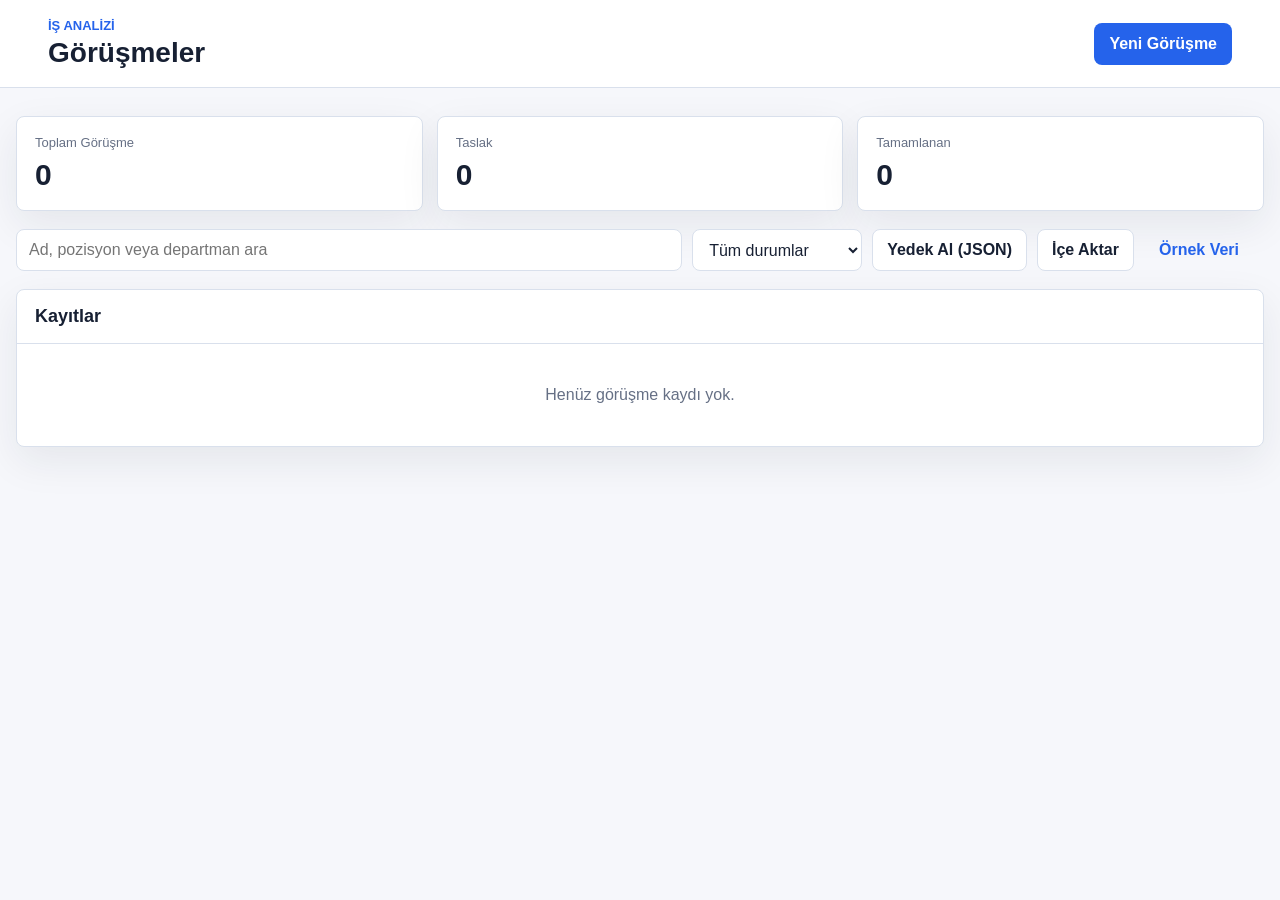
<file: index.html>
<!DOCTYPE html>
<html lang="tr">
<head>
    <meta charset="UTF-8">
    <meta name="viewport" content="width=device-width, initial-scale=1.0">
    <meta name="theme-color" content="#2563eb">
    <title>İş Analizi</title>
    <link rel="stylesheet" href="css/style.css?v=16">
</head>
<body>
    <div class="app-shell">
        <header class="topbar">
            <div>
                <p class="eyebrow">İş Analizi</p>
                <h1>Görüşmeler</h1>
            </div>
            <a class="button primary" href="form.html">Yeni Görüşme</a>
        </header>

        <main class="content">
            <section class="summary-grid" aria-label="Özet">
                <article class="metric">
                    <span class="metric-label">Toplam Görüşme</span>
                    <strong id="totalCount">0</strong>
                </article>
                <article class="metric">
                    <span class="metric-label">Taslak</span>
                    <strong id="draftCount">0</strong>
                </article>
                <article class="metric">
                    <span class="metric-label">Tamamlanan</span>
                    <strong id="doneCount">0</strong>
                </article>
            </section>

            <section class="toolbar" aria-label="Görüşme araçları">
                <input id="searchInput" class="input" type="search" placeholder="Ad, pozisyon veya departman ara">
                <select id="statusFilter" class="input">
                    <option value="tum">Tüm durumlar</option>
                    <option value="taslak">Taslak</option>
                    <option value="tamamlandi">Tamamlandı</option>
                </select>
                <button id="exportButton" class="button secondary" type="button" title="Tüm kayıtları tek JSON dosyasına yedekler">Yedek Al (JSON)</button>
                <label class="button secondary file-button">
                    İçe Aktar
                    <input id="importInput" type="file" accept="application/json,.json">
                </label>
                <button id="sampleButton" class="button ghost" type="button">Örnek Veri</button>
            </section>

            <p id="yedekDurumu" class="yedek-durumu hidden" role="status"></p>

            <section class="panel">
                <div class="panel-header">
                    <h2>Kayıtlar</h2>
                </div>
                <div id="emptyState" class="empty-state hidden">
                    Henüz görüşme kaydı yok.
                </div>
                <div id="analysisList" class="analysis-list"></div>
            </section>
        </main>
    </div>

    <div id="printRoot"></div>

    <script src="js/vendor/pizzip.min.js"></script>
    <script src="js/vendor/docxtemplater.js"></script>
    <script src="js/vendor/FileSaver.min.js"></script>
    <script src="js/questions.js?v=12"></script>
    <script src="js/storage.js?v=13"></script>
    <script src="js/word-export.js?v=14"></script>
    <script src="js/print.js?v=10"></script>
    <script src="js/app.js?v=6"></script>
</body>
</html>
</file>
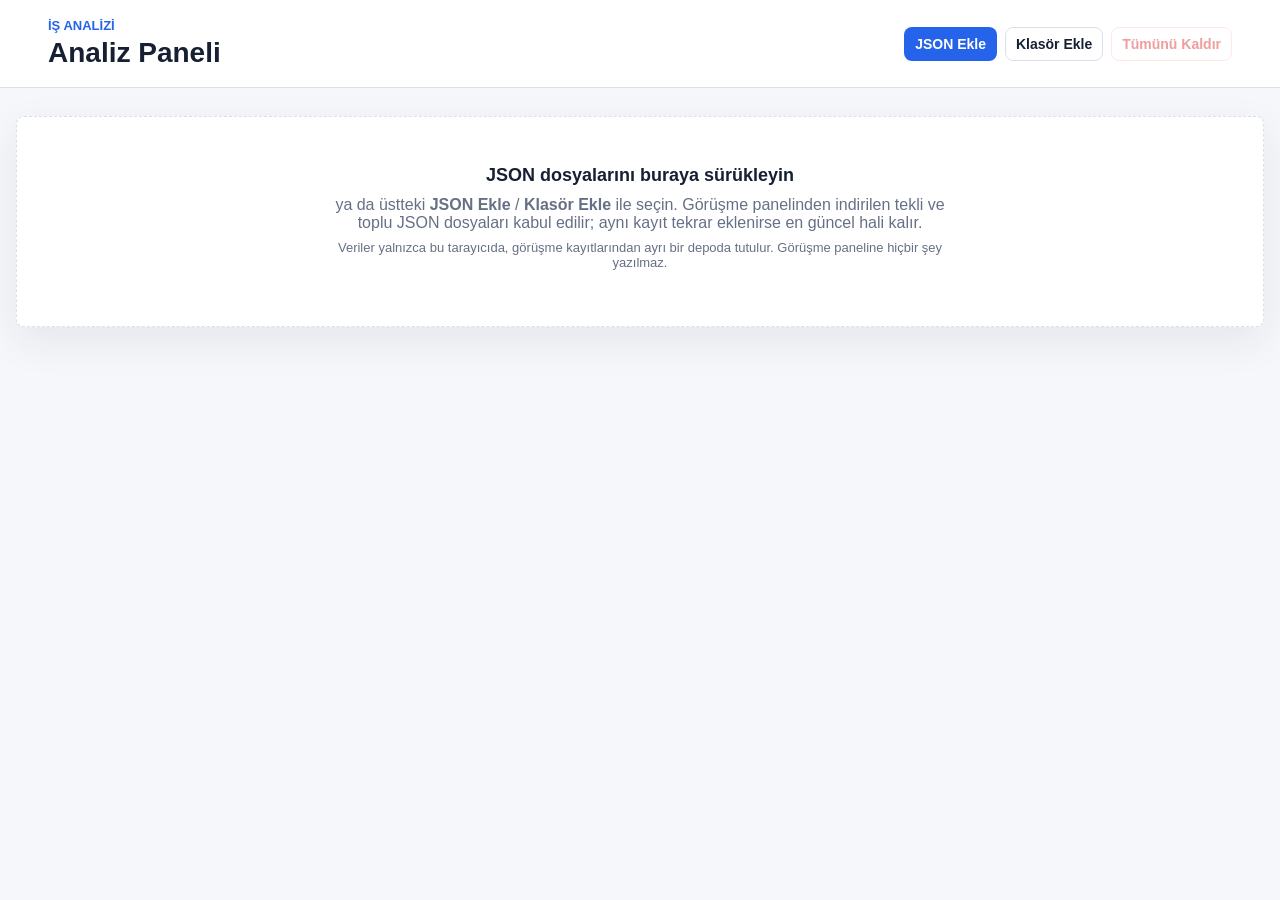
<file: admin.html>
<!DOCTYPE html>
<html lang="tr">
<head>
    <meta charset="UTF-8">
    <meta name="viewport" content="width=device-width, initial-scale=1.0">
    <meta name="theme-color" content="#2563eb">
    <title>Analiz Paneli</title>
    <link rel="stylesheet" href="css/style.css?v=16">
    <link rel="stylesheet" href="css/admin.css?v=4">
</head>
<body>
    <div class="app-shell">
        <header class="topbar">
            <div>
                <p class="eyebrow">İş Analizi</p>
                <h1>Analiz Paneli</h1>
            </div>
            <div class="topbar-islemler">
                <label class="button primary small file-button" title="Bir veya birden çok JSON dosyası seçin">
                    JSON Ekle
                    <input id="dosyaInput" type="file" accept="application/json,.json" multiple>
                </label>
                <label class="button secondary small file-button" title="Klasördeki tüm JSON dosyalarını ekler">
                    Klasör Ekle
                    <input id="klasorInput" type="file" webkitdirectory multiple>
                </label>
                <button id="temizleBtn" class="button danger small" type="button" disabled>Tümünü Kaldır</button>
            </div>
        </header>

        <main class="content">
            <p id="iceAktarMesaj" class="admin-mesaj hidden" role="status"></p>

            <section id="bosDurum" class="panel admin-bos">
                <h2>JSON dosyalarını buraya sürükleyin</h2>
                <p>ya da üstteki <strong>JSON Ekle</strong> / <strong>Klasör Ekle</strong> ile seçin. Görüşme panelinden indirilen
                    tekli ve toplu JSON dosyaları kabul edilir; aynı kayıt tekrar eklenirse en güncel hali kalır.</p>
                <p class="admin-not">Veriler yalnızca bu tarayıcıda, görüşme kayıtlarından ayrı bir depoda tutulur. Görüşme paneline hiçbir şey yazılmaz.</p>
            </section>

            <div id="panelIcerik" class="hidden">
                <section class="summary-grid admin-ozet" aria-label="Özet">
                    <article class="metric"><span class="metric-label">Kişi</span><strong id="ozetKisi">0</strong></article>
                    <article class="metric"><span class="metric-label">Departman</span><strong id="ozetDepartman">0</strong></article>
                    <article class="metric"><span class="metric-label">Görüşmeci</span><strong id="ozetGorusmeci">0</strong></article>
                    <article class="metric"><span class="metric-label">Ortalama doluluk</span><strong id="ozetDoluluk">-</strong></article>
                </section>

                <section class="panel admin-filtreler" aria-label="Filtreler">
                    <input id="aramaInput" class="input" type="search" placeholder="Tüm cevaplarda ara (ör. ERP, mutabakat)">
                    <div id="filtreSecimleri" class="admin-filtre-secimleri"></div>
                    <div class="admin-filtre-alt">
                        <span id="filtreSayac" class="admin-sayac"></span>
                        <div class="admin-filtre-islem">
                            <button id="excelBtn" class="button secondary small" type="button" title="Filtrelenen kişilerin tüm cevapları; tablolar ayrı sayfalarda">Excel dökümü (.xlsx)</button>
                            <button id="filtreTemizleBtn" class="button ghost small" type="button">Filtreleri temizle</button>
                        </div>
                    </div>
                </section>

                <div class="admin-sekmeler" role="tablist">
                    <button class="admin-sekme aktif" type="button" role="tab" data-sekme="kisiler" aria-selected="true">Kişiler</button>
                    <button class="admin-sekme" type="button" role="tab" data-sekme="soru" aria-selected="false">Soru Bazlı</button>
                    <button class="admin-sekme" type="button" role="tab" data-sekme="gorev" aria-selected="false">Görev Havuzu</button>
                    <button class="admin-sekme" type="button" role="tab" data-sekme="karsilastirma" aria-selected="false">Karşılaştırma</button>
                    <button class="admin-sekme" type="button" role="tab" data-sekme="rapor" aria-selected="false">Raporlama Ağacı</button>
                    <button class="admin-sekme" type="button" role="tab" data-sekme="surec" aria-selected="false">Süreç</button>
                    <button class="admin-sekme" type="button" role="tab" data-sekme="risk" aria-selected="false">Risk</button>
                    <button class="admin-sekme" type="button" role="tab" data-sekme="verim" aria-selected="false">Verimlilik</button>
                    <button class="admin-sekme" type="button" role="tab" data-sekme="tanim" aria-selected="false">Görev Tanımı</button>
                    <button class="admin-sekme" type="button" role="tab" data-sekme="kalite" aria-selected="false">Veri Kalitesi</button>
                </div>

                <section id="sekmeKisiler" class="panel" role="tabpanel" data-sekme-panel="kisiler">
                    <div class="panel-header">
                        <h2>Kişiler</h2>
                        <button id="kisiCsvBtn" class="button secondary small" type="button">CSV indir</button>
                    </div>
                    <div class="table-wrap admin-tablo-sar">
                        <table class="answer-table admin-tablo" id="kisiTablo"></table>
                    </div>
                </section>

                <section id="sekmeSoru" class="panel hidden" role="tabpanel" data-sekme-panel="soru">
                    <div class="panel-header admin-soru-baslik">
                        <select id="soruSecim" class="input" aria-label="Soru seçin"></select>
                        <label class="check-item admin-bos-gizle"><input id="bosGizle" type="checkbox" checked><span>Boş cevapları gizle</span></label>
                        <button id="soruCsvBtn" class="button secondary small" type="button">CSV indir</button>
                    </div>
                    <div id="soruIcerik" class="admin-soru-icerik"></div>
                </section>

                <section class="panel hidden" role="tabpanel" data-sekme-panel="gorev">
                    <div class="panel-header admin-soru-baslik">
                        <input id="gorevAra" class="input" type="search" placeholder="Görevlerde ara" aria-label="Görevlerde ara">
                        <label class="check-item admin-bos-gizle"><input id="gorevGrupla" type="checkbox" checked><span>Benzer görevleri birleştir</span></label>
                        <button id="gorevCsvBtn" class="button secondary small" type="button">CSV indir</button>
                    </div>
                    <div id="gorevIcerik" class="admin-soru-icerik"></div>
                </section>

                <section class="panel hidden" role="tabpanel" data-sekme-panel="karsilastirma">
                    <div class="panel-header admin-soru-baslik">
                        <label class="admin-filtre admin-grup-sec"><span>Gruplama</span>
                            <select id="grupAlan" class="input">
                                <option value="departman">Departman</option>
                                <option value="bolum">Bölüm</option>
                                <option value="unvan_pozisyon">Ünvan</option>
                                <option value="gorusmeci">Görüşmeci</option>
                                <option value="vardiya">Vardiya</option>
                            </select>
                        </label>
                        <button id="karsilastirmaCsvBtn" class="button secondary small" type="button">CSV indir</button>
                    </div>
                    <div id="karsilastirmaIcerik" class="admin-soru-icerik"></div>
                </section>

                <section class="panel hidden" role="tabpanel" data-sekme-panel="rapor">
                    <div class="panel-header">
                        <h2>Raporlama ağacı</h2>
                        <p class="admin-not">Üst amir cevaplarından kurulur. Kaydı olmayan amirler soluk gösterilir; kesikli çizgi formdaki "ayrıca raporladığı kişiler"dir.</p>
                    </div>
                    <div id="raporIcerik" class="admin-soru-icerik"></div>
                </section>

                <section class="panel hidden" role="tabpanel" data-sekme-panel="surec">
                    <div class="panel-header admin-soru-baslik">
                        <div class="admin-cipler" data-alt-cipler="surec"></div>
                        <button class="button secondary small" type="button" data-analiz-csv="surec">CSV indir</button>
                    </div>
                    <div class="admin-soru-icerik" data-analiz-icerik="surec"></div>
                </section>

                <section class="panel hidden" role="tabpanel" data-sekme-panel="risk">
                    <div class="panel-header admin-soru-baslik">
                        <div class="admin-cipler" data-alt-cipler="risk"></div>
                        <button class="button secondary small" type="button" data-analiz-csv="risk">CSV indir</button>
                    </div>
                    <div class="admin-soru-icerik" data-analiz-icerik="risk"></div>
                </section>

                <section class="panel hidden" role="tabpanel" data-sekme-panel="verim">
                    <div class="panel-header admin-soru-baslik">
                        <div class="admin-cipler" data-alt-cipler="verim"></div>
                        <button class="button secondary small" type="button" data-analiz-csv="verim">CSV indir</button>
                    </div>
                    <div class="admin-soru-icerik" data-analiz-icerik="verim"></div>
                </section>

                <section class="panel hidden" role="tabpanel" data-sekme-panel="tanim">
                    <div class="panel-header admin-soru-baslik">
                        <div class="admin-cipler" data-alt-cipler="tanim"></div>
                        <button class="button secondary small" type="button" data-analiz-csv="tanim">CSV indir</button>
                    </div>
                    <div class="admin-soru-icerik" data-analiz-icerik="tanim"></div>
                </section>

                <section class="panel hidden" role="tabpanel" data-sekme-panel="kalite">
                    <div class="panel-header">
                        <h2>Veri kalitesi</h2>
                        <p class="admin-not">Analizden önce düzeltilmesi gereken kayıtlar. Bir türe tıklayarak yalnızca o sorunu taşıyan kişileri gösterin.</p>
                    </div>
                    <div id="kaliteIcerik" class="admin-soru-icerik"></div>
                </section>
            </div>
        </main>
    </div>

    <div id="detayModal" class="admin-modal hidden" role="dialog" aria-modal="true" aria-labelledby="detayBaslik">
        <div class="admin-modal-kutu">
            <div class="admin-modal-ust">
                <div>
                    <h2 id="detayBaslik"></h2>
                    <p id="detayAlt" class="admin-not"></p>
                </div>
                <div class="admin-modal-islem">
                    <button id="detayWordBtn" class="button secondary small" type="button">Word indir</button>
                    <button id="detayKaldirBtn" class="button danger small" type="button">Panelden kaldır</button>
                    <button id="detayKapatBtn" class="button ghost small" type="button" aria-label="Kapat">✕</button>
                </div>
            </div>
            <div id="detayIcerik" class="admin-detay"></div>
        </div>
    </div>

    <div id="suruklemeKatman" class="admin-surukle hidden">JSON dosyalarını bırakın</div>

    <script src="js/vendor/pizzip.min.js"></script>
    <script src="js/vendor/docxtemplater.js"></script>
    <script src="js/vendor/FileSaver.min.js"></script>
    <script src="js/questions.js?v=12"></script>
    <script src="js/storage.js?v=13"></script>
    <script src="js/word-export.js?v=14"></script>
    <script src="js/admin.js?v=7"></script>
</body>
</html>
</file>
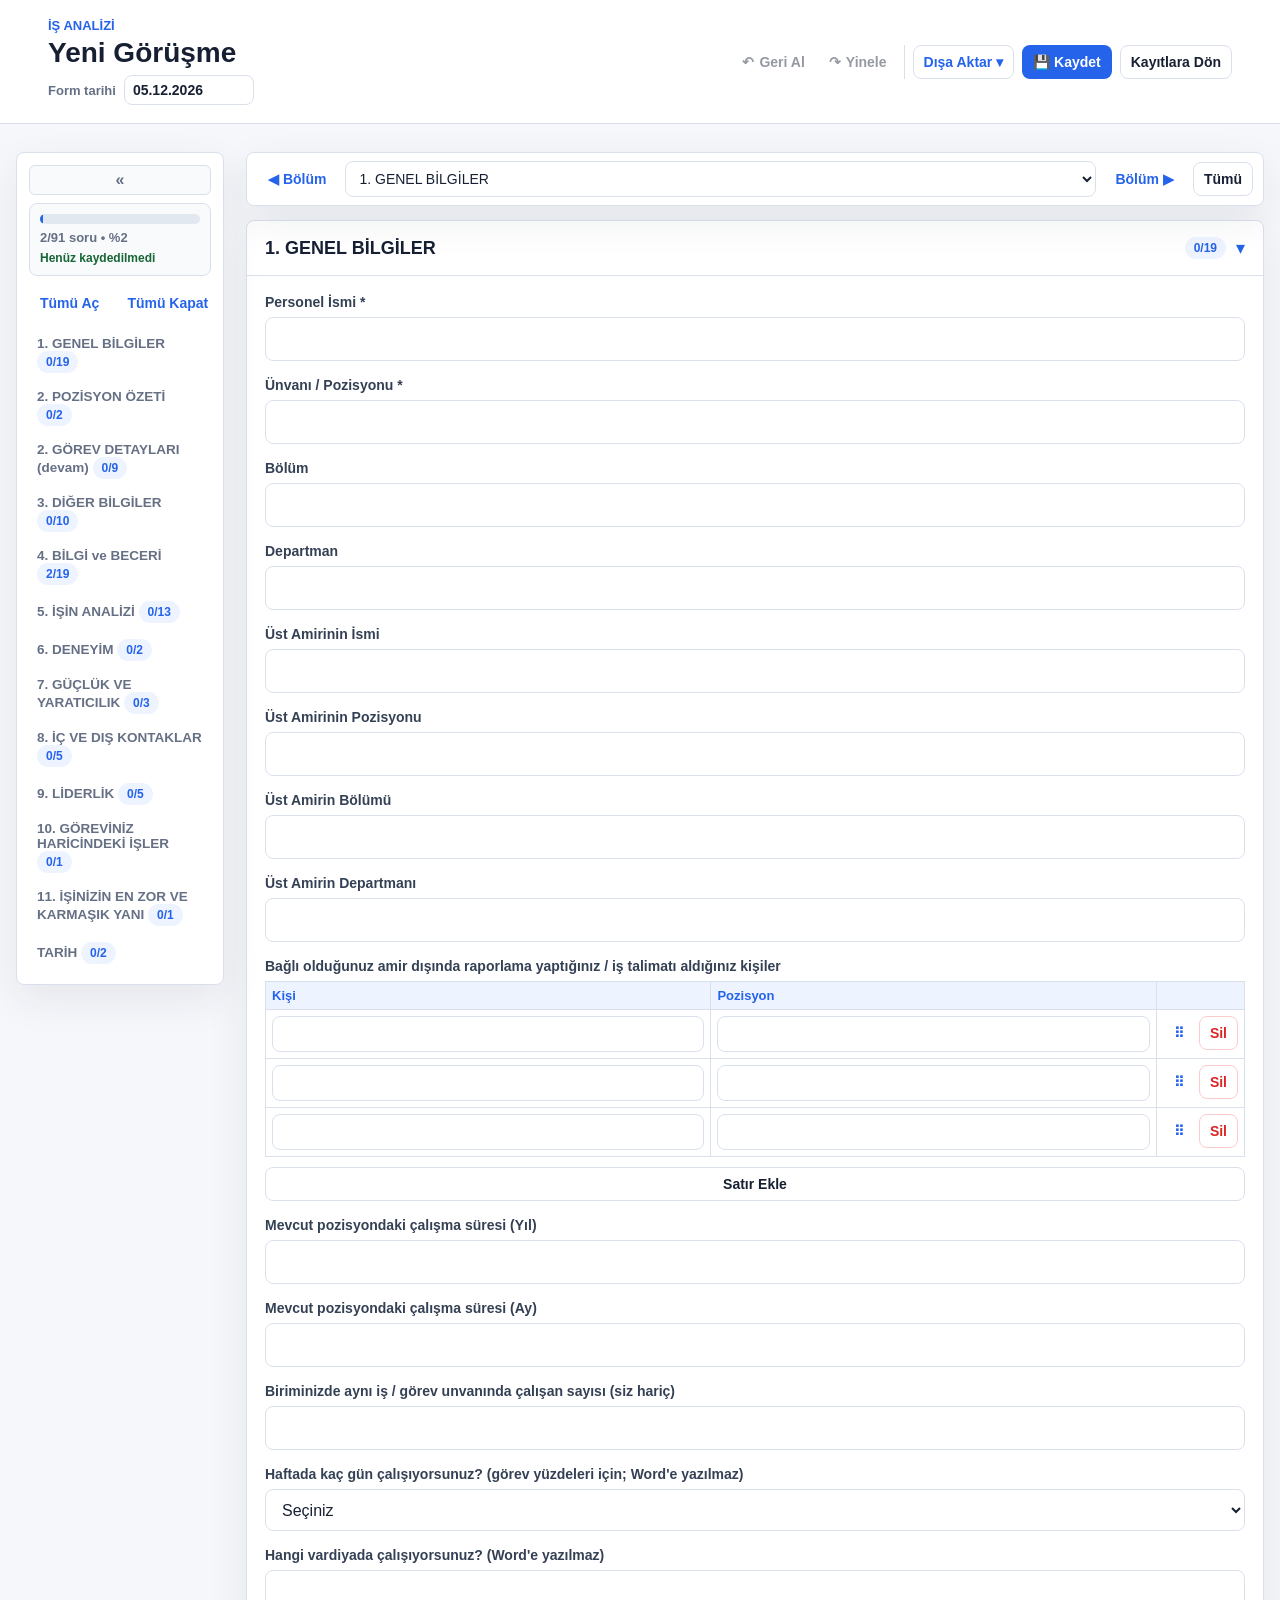
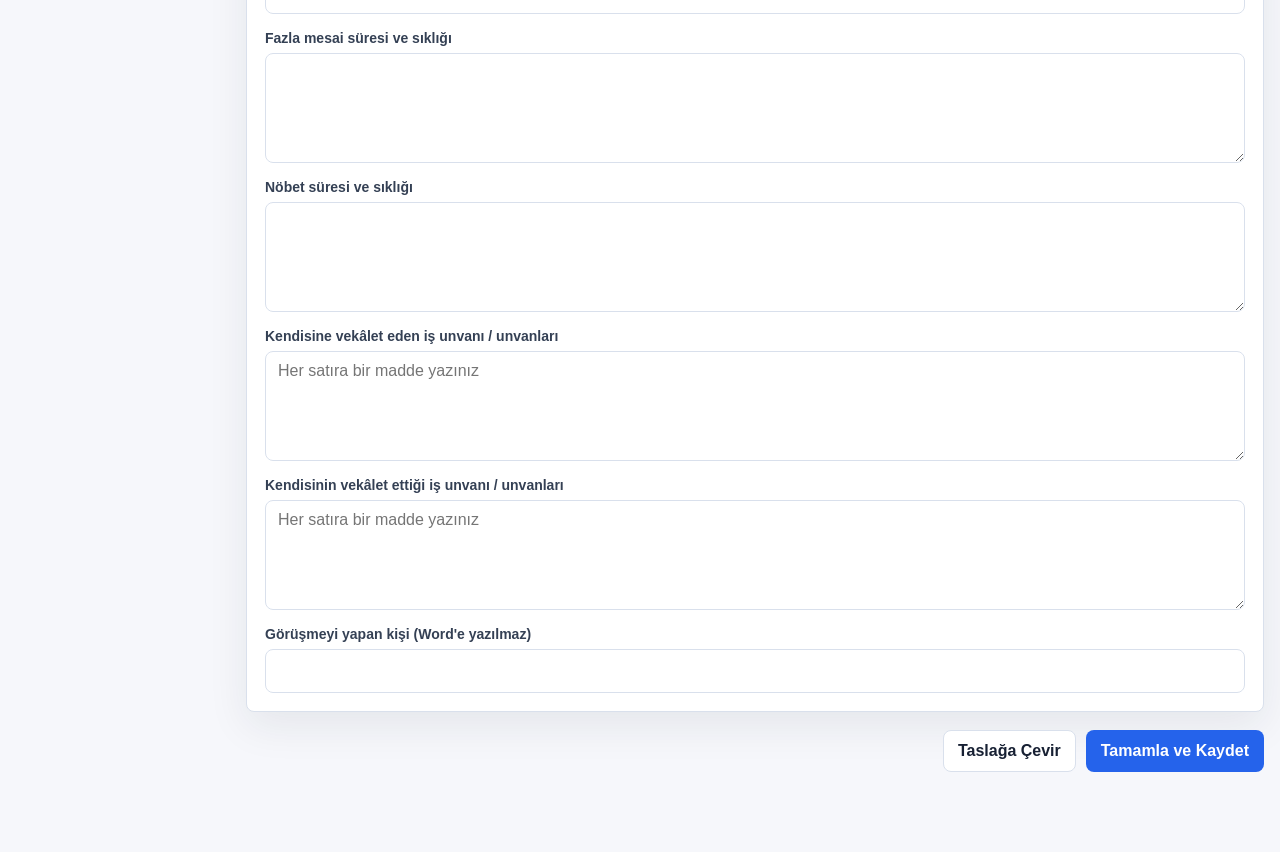
<file: form.html>
<!DOCTYPE html>
<html lang="tr">
<head>
    <meta charset="UTF-8">
    <meta name="viewport" content="width=device-width, initial-scale=1.0">
    <meta name="theme-color" content="#2563eb">
    <title>İş Analizi Formu</title>
    <link rel="stylesheet" href="css/style.css?v=16">
    <link rel="stylesheet" href="css/flatpickr.min.css?v=4">
</head>
<body>
    <div class="app-shell">
        <header class="topbar">
            <div class="topbar-baslik">
                <p class="eyebrow">İş Analizi</p>
                <h1 id="pageTitle">Yeni Görüşme</h1>
                <!-- form="analysisForm": alan üst barda durur ama formun parçasıdır (form.elements.form_tarihi) -->
                <label class="form-tarihi-alani">
                    <span>Form tarihi</span>
                    <input class="input" name="form_tarihi" type="date" form="analysisForm" required>
                </label>
            </div>
            <div class="topbar-islemler">
                <div class="gecmis-grup" role="group" aria-label="Geçmiş">
                    <button class="button ghost small" type="button" id="geriAlBtn" title="Geri alınacak işlem yok" disabled><span aria-hidden="true">↶</span><span class="buton-yazi">Geri Al</span></button>
                    <button class="button ghost small" type="button" id="ileriAlBtn" title="İleri alınacak işlem yok" disabled><span aria-hidden="true">↷</span><span class="buton-yazi">Yinele</span></button>
                </div>
                <details class="aktar-menu" id="aktarMenu">
                    <summary class="button ghost small">Dışa Aktar ▾</summary>
                    <div class="aktar-menu-liste" role="menu">
                        <button type="button" role="menuitem" id="wordExportButton">Word (.docx)</button>
                        <button type="button" role="menuitem" id="pdfExportButton">PDF / Yazdır</button>
                        <button type="button" role="menuitem" id="jsonExportButton" title="Kaydedip JSON yedeği olarak indir">JSON yedeği</button>
                    </div>
                </details>
                <button class="button primary small" type="button" id="hizliKaydetBtn" title="O ana kadar yapılan değişiklikleri hemen kaydet (otomatik kayıt da açık)">💾 Kaydet</button>
                <a class="button secondary small" href="index.html">Kayıtlara Dön</a>
            </div>
        </header>

        <main class="content form-layout">
            <aside class="section-nav" aria-label="Form bölümleri">
                <button type="button" id="navKatlaBtn" class="nav-katla" aria-expanded="true" title="Sol barı topla">«</button>
                <div class="progress-wrap" aria-label="Form ilerlemesi">
                    <div class="progress-bar"><div id="progressFill"></div></div>
                    <span id="progressText">0/0 soru</span>
                    <span id="kayitDurumu" class="save-state"></span>
                </div>
                <div id="sectionNav"></div>
            </aside>

            <form id="analysisForm" class="form-panel" novalidate>
                <div id="questionSections"></div>

                <div class="form-actions">
                    <button class="button secondary" type="button" id="saveDraftButton" hidden title="Tamamlanmış kaydı yeniden taslak yapar">Taslağa Çevir</button>
                    <button class="button primary" type="submit">Tamamla ve Kaydet</button>
                </div>
            </form>
        </main>
    </div>

    <div id="printRoot"></div>

    <datalist id="siklikOnerileri">
        <option value="Günlük"></option>
        <option value="Haftalık"></option>
        <option value="Aylık"></option>
        <option value="Yıllık"></option>
        <option value="X"></option>
    </datalist>


    <script src="js/vendor/pizzip.min.js"></script>
    <script src="js/vendor/docxtemplater.js"></script>
    <script src="js/vendor/FileSaver.min.js"></script>
    <script src="js/vendor/flatpickr.min.js"></script>
    <script src="js/vendor/flatpickr.tr.js"></script>
    <script src="js/questions.js?v=12"></script>
    <script src="js/storage.js?v=13"></script>
    <script src="js/word-export.js?v=14"></script>
    <script src="js/print.js?v=10"></script>
    <script src="js/form.js?v=16"></script>
    <script src="js/gecmis.js?v=1"></script>
    <script>
        // Türkçe takvim: görünen alan GG.AA.YYYY, saklanan değer ISO (mevcut mantık değişmez)
        // Baştaki form tarihi + sondaki imza tarihi ikisi de takvimden seçilir.
        if (window.flatpickr) {
            flatpickr.localize(flatpickr.l10ns.tr);
            flatpickr('input[name="form_tarihi"], input[name="cevap_imza_tarih"]', {
                locale: "tr",
                dateFormat: "Y-m-d",
                altInput: true,
                altFormat: "d.m.Y",
                disableMobile: true,
                allowInput: true
            });
        }
    </script>
</body>
</html>
</file>
<file: css/style.css>
:root {
    color-scheme: light;
    --bg: #f6f7fb;
    --surface: #ffffff;
    --text: #172033;
    --muted: #667085;
    --line: #d9e0ec;
    --primary: #2563eb;
    --primary-dark: #1d4ed8;
    --success-bg: #dcfce7;
    --success-text: #166534;
    --draft-bg: #fff7ed;
    --draft-text: #9a3412;
    --danger: #dc2626;
    --shadow: 0 14px 40px rgba(23, 32, 51, 0.08);
}

* {
    box-sizing: border-box;
}

body {
    margin: 0;
    min-height: 100vh;
    background: var(--bg);
    color: var(--text);
    font-family: Inter, Segoe UI, Arial, sans-serif;
}

a {
    color: inherit;
    text-decoration: none;
}

.app-shell {
    min-height: 100vh;
}

.topbar {
    position: sticky;
    top: 0;
    z-index: 5;
    display: flex;
    align-items: center;
    justify-content: space-between;
    gap: 16px;
    min-height: 88px;
    padding: 18px clamp(18px, 4vw, 48px);
    background: rgba(255, 255, 255, 0.92);
    border-bottom: 1px solid var(--line);
    backdrop-filter: blur(14px);
}

.eyebrow {
    margin: 0 0 4px;
    color: var(--primary);
    font-size: 13px;
    font-weight: 700;
    text-transform: uppercase;
}

h1,
h2,
h3,
p {
    margin-top: 0;
}

h1 {
    margin-bottom: 0;
    font-size: 28px;
}

h2 {
    margin-bottom: 0;
    font-size: 18px;
}

.content {
    width: min(1600px, calc(100% - 32px));
    margin: 28px auto 56px;
}

/* Form sayfası tam genişliği daha etkili kullanır */
.content.form-layout {
    width: min(1720px, calc(100% - 32px));
}

.summary-grid {
    display: grid;
    grid-template-columns: repeat(3, minmax(0, 1fr));
    gap: 14px;
    margin-bottom: 18px;
}

.metric,
.panel {
    background: var(--surface);
    border: 1px solid var(--line);
    border-radius: 8px;
    box-shadow: var(--shadow);
}

.metric {
    padding: 18px;
}

.metric-label {
    display: block;
    color: var(--muted);
    font-size: 13px;
}

.metric strong {
    display: block;
    margin-top: 8px;
    font-size: 30px;
}

.toolbar {
    display: grid;
    grid-template-columns: minmax(220px, 1fr) 170px auto auto auto auto;
    gap: 10px;
    margin-bottom: 18px;
}

.input {
    width: 100%;
    min-height: 42px;
    padding: 10px 12px;
    border: 1px solid var(--line);
    border-radius: 8px;
    background: #fff;
    color: var(--text);
    font: inherit;
}

.input:focus {
    border-color: var(--primary);
    outline: 3px solid rgba(37, 99, 235, 0.14);
}

.textarea {
    min-height: 110px;
    resize: vertical;
}

/* Tek satır görünümlü ama içerikle büyüyen alan (yükseklik JS ile ayarlanır) */
textarea.input.tek-satir {
    min-height: 42px;
    line-height: 1.5;
    resize: none;
    overflow: hidden;
}

.button {
    display: inline-flex;
    align-items: center;
    justify-content: center;
    gap: 8px;
    min-height: 42px;
    padding: 10px 14px;
    border: 1px solid transparent;
    border-radius: 8px;
    cursor: pointer;
    font: inherit;
    font-weight: 700;
    white-space: nowrap;
}

.button.primary {
    background: var(--primary);
    color: #fff;
}

.button.primary:hover {
    background: var(--primary-dark);
}

.button.secondary {
    background: #fff;
    border-color: var(--line);
    color: var(--text);
}

.button.ghost {
    background: transparent;
    color: var(--primary);
}

.button.danger {
    background: #fff;
    border-color: #fecaca;
    color: var(--danger);
}

.button:disabled {
    opacity: 0.45;
    cursor: not-allowed;
}

.button.small {
    min-height: 34px;
    padding: 7px 10px;
    font-size: 14px;
}

.file-button input {
    display: none;
}

.panel {
    overflow: hidden;
}

.panel-header {
    padding: 16px 18px;
    border-bottom: 1px solid var(--line);
}

.analysis-list {
    display: grid;
}

.analysis-item {
    display: flex;
    align-items: center;
    justify-content: space-between;
    gap: 18px;
    padding: 18px;
    border-bottom: 1px solid var(--line);
}

.analysis-item:last-child {
    border-bottom: 0;
}

.item-main h3 {
    margin: 8px 0 5px;
    font-size: 18px;
}

.item-main p {
    margin-bottom: 5px;
    color: var(--muted);
}

.item-main small {
    color: var(--muted);
}

.item-actions {
    display: flex;
    gap: 8px;
}

.status {
    display: inline-flex;
    align-items: center;
    min-height: 24px;
    padding: 3px 9px;
    border-radius: 999px;
    font-size: 12px;
    font-weight: 800;
}

.status.done {
    background: var(--success-bg);
    color: var(--success-text);
}

.status.draft {
    background: var(--draft-bg);
    color: var(--draft-text);
}

.empty-state {
    padding: 42px 18px;
    color: var(--muted);
    text-align: center;
}

.hidden {
    display: none;
}

.form-layout {
    display: grid;
    grid-template-columns: 208px minmax(0, 1fr);
    gap: 22px;
    align-items: start;
    transition: grid-template-columns 0.2s ease;
}

/* Sol bar açılır/kapanır (sola doğru): kapalıyken yalnız düğmeli kenar şeridi kalır */
.form-layout.nav-kapali {
    grid-template-columns: 44px minmax(0, 1fr);
}

.nav-katla {
    display: block;
    width: 100%;
    margin: 0 0 8px;
    padding: 6px 0;
    border: 1px solid var(--line);
    border-radius: 6px;
    background: #f8fafc;
    color: var(--muted);
    font-size: 16px;
    font-weight: 800;
    line-height: 1;
    cursor: pointer;
}

.nav-katla:hover {
    background: #eef4ff;
    color: var(--primary);
}

.form-layout.nav-kapali .section-nav {
    padding: 8px 4px;
}

.form-layout.nav-kapali .progress-wrap,
.form-layout.nav-kapali #sectionNav {
    display: none;
}

.form-layout.nav-kapali .nav-katla {
    margin: 0;
}

.section-nav {
    position: sticky;
    top: 112px;
    padding: 12px;
    background: var(--surface);
    border: 1px solid var(--line);
    border-radius: 8px;
    box-shadow: var(--shadow);
}

.section-nav a {
    display: block;
    padding: 8px;
    border-radius: 6px;
    color: var(--muted);
    font-size: 13.5px;
    font-weight: 700;
}

.section-nav a:hover {
    background: #eef4ff;
    color: var(--primary);
}

.form-panel {
    display: grid;
    gap: 18px;
}

.form-grid {
    display: grid;
    grid-template-columns: repeat(2, minmax(0, 1fr));
    gap: 14px;
    padding: 18px;
}

.question-stack {
    display: grid;
    gap: 16px;
    padding: 18px;
}

.field {
    display: grid;
    gap: 7px;
}

.field span {
    color: #344054;
    font-size: 14px;
    font-weight: 750;
}

.form-actions {
    display: flex;
    justify-content: flex-end;
    gap: 10px;
    padding-bottom: 24px;
}

.check-list {
    display: grid;
    gap: 8px;
}

.check-item {
    display: flex;
    align-items: center;
    gap: 10px;
    padding: 9px 12px;
    background: #f8fafc;
    border: 1px solid var(--line);
    border-radius: 8px;
    cursor: pointer;
    font-weight: 500;
}

.check-item input {
    width: 17px;
    height: 17px;
    accent-color: var(--primary);
}

.table-wrap {
    display: grid;
    gap: 10px;
    overflow-x: auto;
}

.answer-table {
    width: 100%;
    border-collapse: collapse;
    font-size: 14px;
}

.answer-table th,
.answer-table td {
    padding: 6px;
    border: 1px solid var(--line);
    text-align: left;
    vertical-align: top;
}

.answer-table thead th {
    background: #eef4ff;
    color: var(--primary);
    font-size: 13px;
    white-space: nowrap;
}

.small-input {
    min-height: 36px;
    padding: 7px 9px;
    font-size: 14px;
}

/* 2.1 Görev tablosu: görev sütunu nefes alsın, dar sütunlar kısık */
/* (Not: baştaki # numara sütunu nedeniyle veri sütunları 2'den başlar) */
.table-wrap[data-tablo="gorevler"] .answer-table {
    min-width: 854px;
}

.table-wrap[data-tablo="gorevler"] .answer-table th:nth-child(2),
.table-wrap[data-tablo="gorevler"] .answer-table td:nth-child(2) {
    min-width: 260px;
    width: 100%;
}

.table-wrap[data-tablo="gorevler"] .answer-table th:nth-child(3),
.table-wrap[data-tablo="gorevler"] .answer-table td:nth-child(3) {
    min-width: 88px;
    width: 88px;
}

.table-wrap[data-tablo="gorevler"] .answer-table th:nth-child(4),
.table-wrap[data-tablo="gorevler"] .answer-table td:nth-child(4) {
    min-width: 52px;
    width: 52px;
}

.table-wrap[data-tablo="gorevler"] .answer-table th:nth-child(n+5),
.table-wrap[data-tablo="gorevler"] .answer-table td:nth-child(n+5) {
    min-width: 84px;
    width: 84px;
}

.table-wrap[data-tablo="gorevler"] .answer-table th:last-child,
.table-wrap[data-tablo="gorevler"] .answer-table td:last-child {
    min-width: 0;
    width: 1%;
    white-space: nowrap;
}

.sa-select {
    min-width: 44px;
    max-width: 52px;
    padding-left: 4px;
    padding-right: 4px;
    text-align: center;
    font-weight: 700;
}

/* 2.1 satır numaraları */
.table-wrap[data-tablo="gorevler"] .answer-table td.row-no {
    width: 34px;
    min-width: 34px;
    max-width: 34px;
    text-align: center;
    color: var(--muted);
    font-weight: 800;
    white-space: nowrap;
}

.table-wrap[data-tablo="gorevler"] .answer-table th.row-no-h {
    width: 34px;
    min-width: 34px;
    text-align: center;
}

/* Tablo başlığı kaybolmasın (uzun listelerde kritik) */
.table-wrap {
    max-height: 520px;
    overflow-y: auto;
}

/* 2.1 tek sayfada: kutu içi kaydırma yok, tablo sayfayla birlikte aşağı uzar */
.table-wrap[data-tablo="gorevler"] {
    max-height: none;
    overflow-y: visible;
}

.table-wrap[data-tablo="gorevler"] .answer-table thead th {
    position: static;
}

.table-wrap .answer-table thead th {
    position: sticky;
    top: 0;
    z-index: 2;
}

/* 2.1 görev hücresi: toggle her zaman görünür, uzun metin ipucu */
.table-wrap[data-tablo="gorevler"] .gorev-toggle {
    opacity: 1;
    border-color: var(--line);
}

.table-wrap[data-tablo="gorevler"] .gorev-hucre .input {
    min-width: 0;
}

/* Olası hatalar tablosu: metin sütunları geniş, onay sütunları dar */
.table-wrap[data-tablo="olasi_hatalar"] .answer-table th:nth-child(1),
.table-wrap[data-tablo="olasi_hatalar"] .answer-table td:nth-child(1) {
    min-width: 200px;
}

.table-wrap[data-tablo="olasi_hatalar"] .answer-table th:nth-child(7),
.table-wrap[data-tablo="olasi_hatalar"] .answer-table td:nth-child(7) {
    min-width: 180px;
}

.table-wrap[data-tablo="olasi_hatalar"] .answer-table th:nth-child(2),
.table-wrap[data-tablo="olasi_hatalar"] .answer-table td:nth-child(2),
.table-wrap[data-tablo="olasi_hatalar"] .answer-table th:nth-child(3),
.table-wrap[data-tablo="olasi_hatalar"] .answer-table td:nth-child(3),
.table-wrap[data-tablo="olasi_hatalar"] .answer-table th:nth-child(4),
.table-wrap[data-tablo="olasi_hatalar"] .answer-table td:nth-child(4),
.table-wrap[data-tablo="olasi_hatalar"] .answer-table th:nth-child(5),
.table-wrap[data-tablo="olasi_hatalar"] .answer-table td:nth-child(5),
.table-wrap[data-tablo="olasi_hatalar"] .answer-table th:nth-child(6),
.table-wrap[data-tablo="olasi_hatalar"] .answer-table td:nth-child(6),
.table-wrap[data-tablo="olasi_hatalar"] .answer-table th:nth-child(8),
.table-wrap[data-tablo="olasi_hatalar"] .answer-table td:nth-child(8),
.table-wrap[data-tablo="olasi_hatalar"] .answer-table th:nth-child(9),
.table-wrap[data-tablo="olasi_hatalar"] .answer-table td:nth-child(9) {
    width: 54px;
    min-width: 54px;
    max-width: 54px;
    padding-left: 2px;
    padding-right: 2px;
    text-align: center;
}

.table-wrap[data-tablo="olasi_hatalar"] .answer-table thead th {
    white-space: normal;
    font-size: 12px;
    text-align: center;
}

.table-wrap[data-tablo="olasi_hatalar"] .answer-table thead th:nth-child(1),
.table-wrap[data-tablo="olasi_hatalar"] .answer-table thead th:nth-child(7) {
    text-align: left;
}

/* Tablo uzun metin: hücre bazlı açılır/kapanır (tüm tablolar) */
.gorev-hucre,
.hucre-genis {
    display: flex;
    align-items: flex-start;
    gap: 4px;
}

.gorev-hucre .input,
.hucre-genis .input {
    flex: 1;
    width: 100%;
    min-width: 0;
    overflow: hidden;
    text-overflow: ellipsis;
}

.gorev-toggle {
    flex-shrink: 0;
    min-height: 34px;
    padding: 6px;
    font-size: 13px;
}

/* Checkbox / seçim hücreleri dar kalır, metin hücreleri genişler */
.answer-table td.hucre-dar {
    width: 1%;
    white-space: nowrap;
    text-align: center;
}

tr.satir-genis .gorev-hucre .input,
td.hucre-acik .hucre-genis .input,
td.hucre-acik .gorev-hucre .input {
    overflow: visible;
    text-overflow: clip;
    white-space: normal;
}

.gorev-genis {
    min-height: 64px;
    resize: vertical;
    white-space: pre-wrap;
}

.cell-check {
    width: 19px;
    height: 19px;
    accent-color: var(--primary);
}

.row-ops {
    white-space: nowrap;
    text-align: right;
}

.row-ops-h {
    width: 76px;
}

.tasi-handle {
    cursor: grab;
    margin-right: 4px;
}

.tasi-handle:active {
    cursor: grabbing;
}

tr.surukleniyor {
    opacity: 0.4;
}

tr.birak-once {
    box-shadow: inset 0 2px 0 var(--primary);
}

tr.birak-sonra {
    box-shadow: inset 0 -2px 0 var(--primary);
}

.panel-header.collapsible {
    display: flex;
    align-items: center;
    gap: 10px;
    cursor: pointer;
    user-select: none;
}

.panel-header.collapsible h2 {
    flex: 1;
}

.panel-header.collapsible:focus-visible {
    outline: 3px solid rgba(37, 99, 235, 0.35);
    outline-offset: -3px;
}

.chev {
    color: var(--primary);
    font-size: 18px;
    transition: transform 0.15s ease;
}

.collapsed .chev {
    transform: rotate(-90deg);
}

.collapsed .question-stack {
    display: none;
}

.badge,
.nav-badge {
    display: inline-flex;
    align-items: center;
    min-height: 22px;
    padding: 2px 9px;
    border-radius: 999px;
    background: #eef4ff;
    color: var(--primary);
    font-size: 12px;
    font-weight: 800;
    white-space: nowrap;
}

.badge.done,
.nav-badge.done {
    background: var(--success-bg);
    color: var(--success-text);
}

.progress-wrap {
    display: grid;
    gap: 6px;
    margin-bottom: 10px;
    padding: 10px;
    background: #f8fafc;
    border: 1px solid var(--line);
    border-radius: 8px;
    font-size: 13px;
    font-weight: 700;
    color: var(--muted);
}

.progress-bar {
    height: 10px;
    overflow: hidden;
    border-radius: 999px;
    background: #e2e8f0;
}

#progressFill {
    height: 100%;
    width: 0;
    border-radius: 999px;
    background: var(--primary);
    transition: width 0.2s ease;
}

.nav-actions {
    display: flex;
    gap: 6px;
    margin-bottom: 8px;
}

.nav-actions .button {
    flex: 1;
}

#sectionLinks {
    display: grid;
}

.form-panel .panel,
#questionSections .panel {
    scroll-margin-top: 0;
}

/* Bölüme gidildiğinde veya alana odaklanıldığında hedef yapışkan üst bar + bölüm
   gezgininin altında kalmasın (--ust-bar-h form.js'te ölçülür) */
html {
    scroll-padding-top: calc(var(--ust-bar-h, 0px) + 70px);
}

#printRoot {
    display: none;
}

@media print {
    .app-shell {
        display: none !important;
    }

    #printRoot {
        display: block;
        color: #000;
        font-family: Arial, sans-serif;
        font-size: 11pt;
        line-height: 1.4;
    }

    #printRoot h1 {
        font-size: 18pt;
        text-align: center;
        margin-bottom: 4px;
    }

    #printRoot .pv-meta {
        text-align: center;
        color: #333;
        margin-bottom: 16px;
    }

    #printRoot h2 {
        font-size: 13pt;
        margin: 16px 0 8px;
        padding-bottom: 4px;
        border-bottom: 1px solid #666;
    }

    #printRoot h3 {
        font-size: 10.5pt;
        margin: 10px 0 4px;
    }

    #printRoot p {
        white-space: pre-wrap;
        margin: 0 0 6px;
    }

    #printRoot .pv-empty {
        color: #666;
        font-style: italic;
    }

    #printRoot .pv-list {
        margin: 0 0 6px 18px;
        padding: 0;
    }

    #printRoot .pv-table {
        width: 100%;
        margin-bottom: 8px;
        border-collapse: collapse;
        font-size: 10pt;
    }

    #printRoot .pv-table th,
    #printRoot .pv-table td {
        padding: 4px 6px;
        border: 1px solid #666;
        text-align: left;
        vertical-align: top;
    }

    #printRoot .pv-table thead th {
        background: #eee;
    }

    #printRoot .pv-item {
        break-inside: avoid;
    }
}

.save-state {
    font-size: 12px;
    font-weight: 600;
    color: var(--success-text);
}

.yedek-durumu {
    margin: -6px 0 18px;
    padding: 10px 14px;
    border: 1px solid #bbf7d0;
    border-radius: 8px;
    background: var(--success-bg);
    color: var(--success-text);
    font-size: 14px;
    font-weight: 600;
}

.yedek-durumu.uyari {
    border-color: #fed7aa;
    background: var(--draft-bg);
    color: var(--draft-text);
}

.save-state.hata {
    color: var(--danger);
}

.panel.flash {
    animation: flashRing 1.8s ease;
}

@keyframes flashRing {
    0%, 100% { box-shadow: var(--shadow); }
    25%, 75% { box-shadow: 0 0 0 3px rgba(37, 99, 235, 0.55); }
}

/* Sıklık çipleri (kart görünümü): tek tıkla yaz, manuel yazım serbest */
.cip-satir {
    display: flex;
    flex-wrap: wrap;
    gap: 4px;
    margin-top: 4px;
}

.cip {
    border: 1px solid var(--line);
    background: #f8fafc;
    border-radius: 999px;
    padding: 2px 10px;
    font-size: 12px;
    font-weight: 600;
    color: var(--muted);
    cursor: pointer;
}

.cip:hover {
    border-color: var(--primary);
    color: var(--primary);
}

.cip.aktif {
    background: var(--primary);
    border-color: var(--primary);
    color: #fff;
}

/* Görev alt bar: tablonun altında +Görev ile akışta ekleme */
.gorev-altbar {
    display: flex;
    align-items: center;
    gap: 10px;
    margin-top: 10px;
    padding: 10px 12px;
    background: #f8fafc;
    border: 1px dashed var(--line);
    border-radius: 8px;
}

/* Görev kontrol sorusu: Evet/Hayır seçimi mini tablonun üstünde */
.kontrol-soru {
    margin-bottom: 8px;
}

/* S/A hücresi: seçim + çipler dar sütunda üst üste */
.hucre-sa {
    display: grid;
    gap: 4px;
    justify-items: stretch;
}

.cip-satir-sa {
    margin-top: 0;
}

.cip-satir-sa .cip {
    flex: 1;
    text-align: center;
}

/* Geniş ekranda formu iki kolonda göster, uzun alanlar tam genişlik kaplasın */
@media (min-width: 1350px) {
    .question-stack {
        grid-template-columns: repeat(2, minmax(0, 1fr));
        gap: 18px 20px;
        padding: 22px;
    }

    .question-stack .field:has(.textarea),
    .question-stack .field:has(.table-wrap),
    .question-stack .field:has(.check-list),
    .question-stack .field:has(textarea) {
        grid-column: 1 / -1;
    }
}

.topbar-islemler {
    display: flex;
    align-items: center;
    gap: 8px;
}

/* Yan sohbet paneli (bölümler arası gezinirken açık kalır) */

/* Hücre bazlı öneri: alanın sağ üstünde hover ile beliren ✨ */
.question-stack .field {
    position: relative;
}

.question-stack .field > span:first-child {
    padding-right: 38px;
}

/* Tablo altı öneri kutusu (tablonun hemen altında) */

/* Satır bazında öneri: maddenin hemen altında açılan detay satırı */

tr.oneri-detay-satir td {
    background: #f8fafc;
    border-top: 2px solid var(--primary);
    padding: 12px 14px;
}

/* Asistan (BYOK): bölüm öneri kutuları, ayar penceresi */

/* .hidden, display:flex tanımını ezebilmeli (dosyada daha önce tanımlı) */

@media (max-width: 820px) {
    .topbar,
    .analysis-item,
    .form-actions {
        align-items: stretch;
        flex-direction: column;
    }

    .summary-grid,
    .toolbar,
    .form-layout,
    .form-grid {
        grid-template-columns: 1fr;
    }

    .section-nav {
        position: static;
    }

    .form-layout.nav-kapali {
        grid-template-columns: 1fr;
    }

    .item-actions {
        width: 100%;
    }

    .item-actions .button {
        flex: 1;
    }
}

/* Koşullu detay: gizleme yerine soluk + pasif (Word'e boş çıkacağı belli olsun) */
.question-stack .field.kosul-pasif {
    opacity: 0.62;
}

.question-stack .field.kosul-pasif .input:disabled {
    background: #f1f5f9;
    cursor: not-allowed;
}

.kosul-notu {
    margin: 6px 0 0;
    font-size: 12.5px;
    font-weight: 700;
    color: var(--muted);
}

/* Satır içi genişletme: uzun maddeler ferah okunsun */
.gorev-genis {
    min-height: 150px;
    font-size: 15px;
    line-height: 1.65;
}

.gorev-toggle {
    font-size: 15px;
    padding: 6px 9px;
}

/* Açık hücrenin sütunu genişlesin (satır içi okunabilirlik) */
.table-wrap[data-tablo="gorevler"] .answer-table td.hucre-acik {
    min-width: 430px;
}

/* 2.1 görev bağlantı detayı: satır içi açılır panel */
tr.gorev-detay-satir td {
    background: #f8fafc;
    border-top: 2px solid var(--primary);
    padding: 12px 14px;
}

.gorev-detay {
    display: grid;
    gap: 10px;
}

.gorev-detay-not {
    margin: 0;
    color: var(--muted);
    font-size: 12.5px;
}

.gorev-detay-grid {
    display: grid;
    grid-template-columns: repeat(3, minmax(0, 1fr));
    gap: 10px;
}

.gorev-detay-grid fieldset {
    display: grid;
    gap: 6px;
    align-content: start;
    margin: 0;
    padding: 10px;
    background: #fff;
    border: 1px solid var(--line);
    border-radius: 8px;
    font-size: 13px;
}

.gorev-detay-grid legend {
    padding: 0 6px;
    font-weight: 800;
    font-size: 12.5px;
    color: var(--primary);
}

.gorev-detay-grid legend em {
    color: var(--muted);
    font-style: normal;
    font-weight: 600;
}

/* Daraltılabilir detay grupları: başlığa tıklayınca içerik kapanır */
.gorev-detay-grid legend[data-alt-toggle] {
    cursor: pointer;
    user-select: none;
}

.gorev-detay-grid legend[data-alt-toggle]:hover {
    color: var(--primary-dark, #1d4ed8);
}

.alt-ok {
    display: inline-block;
    margin-right: 4px;
    transition: transform 0.15s ease;
}

fieldset[data-alt-alan].kapali .alt-ok {
    transform: rotate(-90deg);
}

fieldset[data-alt-alan].kapali .gorev-alt-liste,
fieldset[data-alt-alan].kapali > .button,
fieldset[data-alt-alan].kapali [data-kontrol-ekle-sar] {
    display: none;
}

.gorev-detay-ikili {
    display: grid;
    grid-template-columns: 1fr 1fr;
    gap: 6px;
}

.button.detay-dolu {
    border-color: var(--primary);
    color: var(--primary);
}

/* 2.1 görev araç çubuğu: sayaç + detaylar + yeni görev */
.gorev-aracbar {
    display: flex;
    flex-wrap: wrap;
    align-items: center;
    justify-content: space-between;
    gap: 10px;
    margin-bottom: 10px;
    padding: 10px 12px;
    background: #f8fafc;
    border: 1px solid var(--line);
    border-radius: 8px;
}

.gorev-bilgi {
    display: inline-flex;
    align-items: center;
    gap: 8px;
}

.gorev-gezgin {
    display: inline-flex;
    align-items: center;
    gap: 8px;
}

.gorev-sayac {
    min-width: 52px;
    text-align: center;
    color: var(--muted);
    font-size: 13px;
    font-weight: 800;
}

/* Odaklanılan görev alanı belli olsun (uzun formda kaybolma) */
.gorev-hucre .input:focus {
    outline: 2px solid rgba(37, 99, 235, 0.55);
    outline-offset: 1px;
    border-color: var(--primary);
}

/* 2.1 tek sayfada: görev sütunu geniş, satırlar aşağı doğru uzar */
.table-wrap[data-tablo="gorevler"] .answer-table td:nth-child(2) {
    min-width: 420px;
}

/* Görev maddesi her zaman büyüyen alan (sıkıştırma yok) */
.gorev-buyuyen {
    line-height: 1.55;
    resize: vertical;
    white-space: pre-wrap;
}

/* Sıklık/adet sütunları nefes alsın */
.table-wrap[data-tablo="gorevler"] .answer-table td:nth-child(5) .input,
.table-wrap[data-tablo="gorevler"] .answer-table td:nth-child(6) .input,
.table-wrap[data-tablo="gorevler"] .answer-table td:nth-child(7) .input,
.table-wrap[data-tablo="gorevler"] .answer-table td:nth-child(8) .input {
    min-width: 96px;
}

/* Çoklu alt-satırlar */
.gorev-alt-liste {
    display: grid;
    gap: 8px;
}

.gorev-alt {
    display: grid;
    gap: 6px;
    padding: 8px;
    background: #f8fafc;
    border: 1px dashed var(--line);
    border-radius: 8px;
}

.gorev-alt-bos {
    margin: 0;
    color: var(--muted);
    font-size: 12.5px;
}

/* Bölüm gezgini: form üstünde hızlı bölüm geçişi */
.bolum-gezgin {
    position: sticky;
    top: var(--ust-bar-h, 104px);
    z-index: 4;
    display: flex;
    align-items: center;
    gap: 8px;
    margin-bottom: 14px;
    padding: 8px 10px;
    background: rgba(255, 255, 255, 0.94);
    border: 1px solid var(--line);
    border-radius: 8px;
    box-shadow: var(--shadow);
    backdrop-filter: blur(10px);
}

.bolum-gezgin select {
    flex: 1;
    min-width: 0;
}

@media (max-width: 1100px) {
    .gorev-detay-grid {
        grid-template-columns: repeat(2, minmax(0, 1fr));
    }
}

@media (max-width: 640px) {
    .gorev-detay-grid {
        grid-template-columns: 1fr;
    }
}

/* ---- Form üst barı (sadeleştirilmiş) ---- */
.topbar-baslik {
    min-width: 0;
}

.form-tarihi-alani {
    display: flex;
    align-items: center;
    gap: 8px;
    margin-top: 6px;
    color: var(--muted);
    font-size: 13px;
    font-weight: 700;
}

.form-tarihi-alani .input {
    width: 130px;
    min-height: 30px;
    padding: 4px 8px;
    font-size: 14px;
}

.topbar-islemler {
    flex-wrap: wrap;
    justify-content: flex-end;
}

.gecmis-grup {
    display: inline-flex;
    gap: 2px;
    padding-right: 6px;
    border-right: 1px solid var(--line);
}

.gecmis-grup .button {
    gap: 5px;
    color: var(--text);
}

.aktar-menu {
    position: relative;
}

.aktar-menu > summary {
    list-style: none;
    border-color: var(--line);
    color: var(--text);
}

.aktar-menu > summary::-webkit-details-marker {
    display: none;
}

.aktar-menu[open] > summary {
    background: #eef2ff;
}

.aktar-menu-liste {
    position: absolute;
    top: calc(100% + 6px);
    right: 0;
    z-index: 20;
    display: grid;
    min-width: 170px;
    padding: 6px;
    background: var(--surface);
    border: 1px solid var(--line);
    border-radius: 8px;
    box-shadow: var(--shadow);
}

.aktar-menu-liste button {
    padding: 9px 12px;
    border: none;
    border-radius: 6px;
    background: none;
    color: var(--text);
    font: inherit;
    font-size: 14px;
    font-weight: 600;
    text-align: left;
    cursor: pointer;
}

.aktar-menu-liste button:hover,
.aktar-menu-liste button:focus-visible {
    background: #eef2ff;
    color: var(--primary-dark);
}

@media (max-width: 820px) {
    /* Dar ekranda çok satırlı üst bar yapışkan kalırsa ekranın üçte birini kaplar */
    .topbar {
        position: static;
    }

    .topbar-islemler {
        justify-content: flex-start;
    }

    .aktar-menu-liste {
        right: auto;
        left: 0;
    }
}

@media (max-width: 520px) {
    .buton-yazi {
        display: none;
    }
}

/* Ortam x faktör matrisi */
.matris-tablo th {
    font-size: 12px;
    line-height: 1.2;
}

.matris-tablo tbody th {
    text-align: left;
    white-space: nowrap;
}

.matris-tablo td {
    text-align: center;
}

.matris-tablo input {
    width: 18px;
    height: 18px;
}

/* 2.1: dakika altında hesaplanan yüzde */
.gorev-yuzde {
    display: block;
    margin-top: 4px;
    color: var(--primary-dark);
    font-size: 12px;
    font-weight: 700;
    text-align: center;
}

.gorev-yuzde.pasif {
    color: var(--muted);
    font-weight: 500;
}
</file>
<file: css/admin.css>
/* Analiz paneli (admin.html). style.css'in değişkenlerini ve bileşenlerini kullanır. */

.admin-mesaj {
    margin: 0 0 16px;
    padding: 10px 14px;
    border: 1px solid #bbf7d0;
    border-radius: 8px;
    background: var(--success-bg);
    color: var(--success-text);
    font-size: 14px;
    font-weight: 600;
}

.admin-mesaj.uyari {
    border-color: #fed7aa;
    background: var(--draft-bg);
    color: var(--draft-text);
}

.admin-bos {
    padding: 48px 24px;
    border-style: dashed;
    text-align: center;
}

.admin-bos h2 {
    margin-bottom: 10px;
}

.admin-bos p {
    max-width: 640px;
    margin: 0 auto 8px;
    color: var(--muted);
}

.admin-not {
    margin: 0;
    color: var(--muted);
    font-size: 13px;
}

.admin-ozet {
    grid-template-columns: repeat(4, minmax(0, 1fr));
}

.admin-filtreler {
    display: grid;
    gap: 12px;
    margin-bottom: 18px;
    padding: 16px;
}

.admin-filtre-secimleri {
    display: grid;
    grid-template-columns: repeat(auto-fill, minmax(170px, 1fr));
    gap: 10px;
}

.admin-filtre {
    display: grid;
    gap: 4px;
}

.admin-filtre span {
    color: var(--muted);
    font-size: 12px;
    font-weight: 700;
}

.admin-filtre-alt {
    display: flex;
    align-items: center;
    justify-content: space-between;
    gap: 10px;
}

.admin-sayac {
    font-size: 14px;
    font-weight: 700;
}

.admin-sekmeler {
    display: flex;
    gap: 4px;
    overflow-x: auto;
    margin-bottom: 12px;
    border-bottom: 1px solid var(--line);
}

.admin-sekme {
    flex: 0 0 auto;
    padding: 10px 16px;
    border: none;
    border-bottom: 2px solid transparent;
    background: none;
    color: var(--muted);
    font: inherit;
    font-weight: 700;
    cursor: pointer;
}

.admin-sekme.aktif {
    border-bottom-color: var(--primary);
    color: var(--primary-dark);
}

.admin-tablo-sar {
    max-height: 70vh;
    overflow: auto;
}

.admin-tablo {
    font-size: 14px;
}

.admin-tablo thead th {
    position: sticky;
    top: 0;
    z-index: 1;
}

.admin-sirala {
    padding: 0;
    border: none;
    background: none;
    color: inherit;
    font: inherit;
    font-weight: 700;
    white-space: nowrap;
    cursor: pointer;
}

.admin-satir {
    cursor: pointer;
}

.admin-satir:hover td,
.admin-satir:focus td {
    background: #eef2ff;
}

.admin-satir:focus {
    outline: none;
}

.admin-sayi {
    text-align: right;
    font-variant-numeric: tabular-nums;
}

.admin-hucre {
    white-space: pre-line;
    vertical-align: top;
}

.admin-hucre-kisi {
    font-weight: 700;
    white-space: nowrap;
}

.admin-bos-satir {
    padding: 24px;
    color: var(--muted);
    text-align: center;
}

#sekmeKisiler .panel-header,
.admin-soru-baslik {
    display: flex;
    flex-wrap: wrap;
    align-items: center;
    justify-content: space-between;
    gap: 12px;
}

.admin-soru-baslik select {
    flex: 1 1 360px;
    min-width: 0;
}

.admin-bos-gizle {
    white-space: nowrap;
}

.admin-soru-icerik {
    display: grid;
    gap: 14px;
    padding: 16px;
}

/* Dağılım: tek seri, tek renk, değer etiketi metin renginde */
.admin-dagilim-kutu {
    display: grid;
    gap: 8px;
}

.admin-dagilim-baslik {
    margin: 0;
    font-weight: 700;
}

.admin-dagilim {
    display: grid;
    gap: 2px;
}

.admin-dagilim-satir {
    display: grid;
    grid-template-columns: minmax(120px, 260px) 1fr 96px;
    align-items: center;
    gap: 12px;
    padding: 6px 8px;
    border: none;
    border-radius: 6px;
    background: none;
    color: var(--text);
    font: inherit;
    font-size: 14px;
    text-align: left;
    cursor: pointer;
}

.admin-dagilim-satir:hover,
.admin-dagilim-satir:focus-visible {
    background: #eef2ff;
}

.admin-dagilim-satir.secili {
    background: #e0e7ff;
}

.admin-dagilim-etiket {
    overflow: hidden;
    text-overflow: ellipsis;
    white-space: nowrap;
}

.admin-dagilim-iz {
    height: 14px;
}

.admin-dagilim-bar {
    display: block;
    min-width: 2px;
    height: 100%;
    border-radius: 0 4px 4px 0;
    background: var(--primary);
}

.admin-dagilim-sayi {
    color: var(--muted);
    font-variant-numeric: tabular-nums;
    text-align: right;
}

.admin-cip {
    display: flex;
    align-items: center;
    gap: 8px;
    margin: 0;
    font-size: 14px;
}

.admin-matris td.dolu {
    background: #eef2ff;
    font-weight: 700;
}

/* Kişi detayı */
.admin-modal {
    position: fixed;
    inset: 0;
    z-index: 70;
    display: flex;
    justify-content: flex-end;
    background: rgba(23, 32, 51, 0.35);
}

.admin-modal.hidden {
    display: none;
}

.admin-modal-kutu {
    display: flex;
    flex-direction: column;
    width: min(900px, 100%);
    height: 100%;
    background: var(--surface);
    box-shadow: var(--shadow);
}

.admin-modal-ust {
    display: flex;
    align-items: flex-start;
    justify-content: space-between;
    gap: 12px;
    padding: 18px 20px;
    border-bottom: 1px solid var(--line);
}

.admin-modal-islem {
    display: flex;
    flex-wrap: wrap;
    justify-content: flex-end;
    gap: 6px;
}

.admin-detay {
    flex: 1;
    overflow: auto;
    padding: 8px 20px 24px;
}

.admin-detay-bolum h3 {
    margin: 18px 0 8px;
    color: var(--primary-dark);
    font-size: 15px;
}

.admin-detay-soru {
    padding: 8px 0;
    border-bottom: 1px solid #eef1f6;
}

.admin-detay-etiket {
    margin: 0 0 4px;
    color: var(--muted);
    font-size: 13px;
    font-weight: 700;
}

.admin-detay-cevap {
    margin: 0;
    white-space: pre-line;
}

.admin-detay-bos {
    margin: 0;
    color: var(--muted);
}

.admin-surukle {
    position: fixed;
    inset: 12px;
    z-index: 80;
    display: grid;
    place-items: center;
    border: 3px dashed var(--primary);
    border-radius: 12px;
    background: rgba(238, 242, 255, 0.92);
    color: var(--primary-dark);
    font-size: 22px;
    font-weight: 800;
    pointer-events: none;
}

.admin-surukle.hidden {
    display: none;
}

@media (max-width: 820px) {
    .admin-ozet {
        grid-template-columns: repeat(2, minmax(0, 1fr));
    }

    .admin-dagilim-satir {
        grid-template-columns: minmax(90px, 1fr) 1fr 80px;
    }
}

.admin-filtre-islem {
    display: flex;
    flex-wrap: wrap;
    gap: 6px;
}

.admin-grup-sec {
    min-width: 220px;
}

/* Aramada bağlam */
.admin-baglam {
    max-width: 420px;
    margin-top: 4px;
    color: var(--muted);
    font-size: 12px;
    line-height: 1.4;
    white-space: normal;
}

.admin-baglam-soru {
    color: var(--text);
    font-weight: 700;
}

.admin-baglam mark {
    padding: 0 2px;
    border-radius: 3px;
    background: #fde68a;
    color: var(--text);
}

/* Veri kalitesi */
.admin-cipler {
    display: flex;
    flex-wrap: wrap;
    align-items: center;
    gap: 8px;
}

.admin-cip-btn {
    display: inline-flex;
    align-items: center;
    gap: 6px;
    padding: 6px 12px;
    border: 1px solid var(--line);
    border-radius: 999px;
    background: var(--surface);
    color: var(--text);
    font: inherit;
    font-size: 13px;
    cursor: pointer;
}

.admin-cip-btn.secili {
    border-color: var(--primary);
    background: #e0e7ff;
    color: var(--primary-dark);
}

.admin-cip-btn:disabled {
    opacity: 0.5;
    cursor: default;
}

.admin-sorun-liste {
    display: grid;
    gap: 4px;
    margin: 0;
    padding: 0;
    list-style: none;
}

.admin-etiket {
    display: inline-block;
    margin-right: 4px;
    padding: 1px 6px;
    border-radius: 4px;
    background: var(--draft-bg);
    color: var(--draft-text);
    font-size: 11px;
    font-weight: 700;
}

/* Tablo içi çubuk: tek seri, değer metin renginde */
.admin-bar-hucre {
    position: relative;
    min-width: 150px;
}

.admin-mini-bar {
    position: absolute;
    top: 50%;
    left: 8px;
    height: 10px;
    max-width: calc(100% - 70px);
    border-radius: 0 4px 4px 0;
    background: #93b4f8;
    transform: translateY(-50%);
}

.admin-bar-hucre .admin-sayi {
    position: relative;
    display: block;
}

.admin-kisi-link {
    padding: 0;
    border: none;
    background: none;
    color: var(--primary-dark);
    font: inherit;
    text-decoration: underline;
    cursor: pointer;
}

/* Raporlama ağacı */
.admin-agac,
.admin-agac ul {
    margin: 0;
    padding-left: 22px;
    list-style: none;
}

.admin-agac {
    padding-left: 0;
}

.admin-agac li {
    position: relative;
    padding: 6px 0 0;
}

.admin-agac ul > li::before {
    position: absolute;
    top: 0;
    left: -14px;
    width: 12px;
    height: 26px;
    border-bottom: 1px solid var(--line);
    border-left: 1px solid var(--line);
    content: "";
}

.admin-dugum {
    display: inline-grid;
    gap: 2px;
    max-width: 520px;
    padding: 8px 12px;
    border: 1px solid var(--line);
    border-radius: 8px;
    background: var(--surface);
    color: var(--text);
    font: inherit;
    font-size: 14px;
    text-align: left;
}

button.admin-dugum {
    cursor: pointer;
}

button.admin-dugum:hover,
button.admin-dugum:focus-visible {
    border-color: var(--primary);
    background: #eef2ff;
}

.admin-dugum span {
    color: var(--muted);
    font-size: 12px;
}

.admin-dugum.kayitsiz {
    border-style: dashed;
    background: var(--bg);
    color: var(--muted);
}

.admin-ayrica {
    padding-top: 2px;
    border-top: 1px dashed var(--line);
}

.admin-alt-sayi {
    margin-left: 8px;
    color: var(--muted);
    font-size: 12px;
}

/* Süreç / Risk / Verimlilik / Görev Tanımı analizleri */
.admin-alt-baslik {
    margin: 24px 0 8px;
    font-size: 15px;
}

.admin-alt-baslik:first-child {
    margin-top: 4px;
}

.admin-alt-baslik .admin-not {
    font-weight: 400;
}

.admin-etiket.kirmizi {
    background: #fee2e2;
    color: #991b1b;
}

.admin-etiket.yesil {
    background: var(--success-bg);
    color: var(--success-text);
}

.admin-dagilim-satir.admin-dagilim-sabit {
    cursor: default;
}

.admin-dagilim-satir.admin-dagilim-sabit:hover {
    background: none;
}

.admin-dolu {
    color: var(--primary-dark);
    font-weight: 700;
}

.admin-tema {
    padding: 4px 10px;
    border: 1px solid var(--line);
    border-radius: 999px;
    background: var(--surface);
    font-size: 13px;
}

.admin-vurgu-kutu {
    margin: 0 0 12px;
    padding: 12px 14px;
    border-left: 4px solid var(--primary);
    border-radius: 6px;
    background: #eef2ff;
    font-size: 14px;
}

.admin-svg-sar {
    overflow-x: auto;
    margin: 8px 0;
}

.admin-akis {
    display: block;
    width: 100%;
    min-width: 640px;
    height: auto;
    font-size: 12px;
}

.admin-akis text {
    fill: var(--text);
}

.admin-akis .admin-svg-baslik {
    fill: var(--muted);
    font-weight: 700;
}

.admin-akis path:hover {
    stroke-opacity: 0.85;
}

.admin-iki-sutun {
    display: grid;
    grid-template-columns: repeat(auto-fit, minmax(280px, 1fr));
    gap: 16px;
}

.admin-tanim-arac {
    display: flex;
    flex-wrap: wrap;
    align-items: center;
    gap: 8px;
    margin-bottom: 12px;
}

.admin-tanim-arac select {
    flex: 1 1 280px;
    max-width: 480px;
}

.admin-tanim {
    max-width: 860px;
    padding: 24px 28px;
    border: 1px solid var(--line);
    border-radius: 8px;
    background: var(--surface);
    font-size: 14px;
    line-height: 1.5;
}

.admin-tanim h2 {
    margin: 0 0 4px;
    font-size: 20px;
}

.admin-tanim h3 {
    margin: 20px 0 6px;
    color: var(--primary-dark);
    font-size: 15px;
}

.admin-tanim p {
    margin: 4px 0;
}

.admin-tanim ul {
    margin: 4px 0;
    padding-left: 20px;
}

.admin-tanim table {
    width: 100%;
    margin: 8px 0;
    border-collapse: collapse;
}

.admin-tanim th,
.admin-tanim td {
    padding: 5px 8px;
    border: 1px solid var(--line);
    text-align: left;
    vertical-align: top;
}

.admin-tanim-kunye th {
    width: 200px;
    background: var(--bg);
    font-weight: 600;
}

.admin-tanim-tablo thead th {
    background: var(--bg);
}

@media (max-width: 640px) {
    .admin-tanim {
        padding: 16px;
    }

    .admin-tanim-kunye th {
        width: auto;
    }
}
</file>
<file: css/flatpickr.min.css>
.flatpickr-calendar{background:transparent;opacity:0;display:none;text-align:center;visibility:hidden;padding:0;-webkit-animation:none;animation:none;direction:ltr;border:0;font-size:14px;line-height:24px;border-radius:5px;position:absolute;width:307.875px;-webkit-box-sizing:border-box;box-sizing:border-box;-ms-touch-action:manipulation;touch-action:manipulation;background:#fff;-webkit-box-shadow:1px 0 0 #e6e6e6,-1px 0 0 #e6e6e6,0 1px 0 #e6e6e6,0 -1px 0 #e6e6e6,0 3px 13px rgba(0,0,0,0.08);box-shadow:1px 0 0 #e6e6e6,-1px 0 0 #e6e6e6,0 1px 0 #e6e6e6,0 -1px 0 #e6e6e6,0 3px 13px rgba(0,0,0,0.08)}.flatpickr-calendar.open,.flatpickr-calendar.inline{opacity:1;max-height:640px;visibility:visible}.flatpickr-calendar.open{display:inline-block;z-index:99999}.flatpickr-calendar.animate.open{-webkit-animation:fpFadeInDown 300ms cubic-bezier(.23,1,.32,1);animation:fpFadeInDown 300ms cubic-bezier(.23,1,.32,1)}.flatpickr-calendar.inline{display:block;position:relative;top:2px}.flatpickr-calendar.static{position:absolute;top:calc(100% + 2px)}.flatpickr-calendar.static.open{z-index:999;display:block}.flatpickr-calendar.multiMonth .flatpickr-days .dayContainer:nth-child(n+1) .flatpickr-day.inRange:nth-child(7n+7){-webkit-box-shadow:none !important;box-shadow:none !important}.flatpickr-calendar.multiMonth .flatpickr-days .dayContainer:nth-child(n+2) .flatpickr-day.inRange:nth-child(7n+1){-webkit-box-shadow:-2px 0 0 #e6e6e6,5px 0 0 #e6e6e6;box-shadow:-2px 0 0 #e6e6e6,5px 0 0 #e6e6e6}.flatpickr-calendar .hasWeeks .dayContainer,.flatpickr-calendar .hasTime .dayContainer{border-bottom:0;border-bottom-right-radius:0;border-bottom-left-radius:0}.flatpickr-calendar .hasWeeks .dayContainer{border-left:0}.flatpickr-calendar.hasTime .flatpickr-time{height:40px;border-top:1px solid #e6e6e6}.flatpickr-calendar.noCalendar.hasTime .flatpickr-time{height:auto}.flatpickr-calendar:before,.flatpickr-calendar:after{position:absolute;display:block;pointer-events:none;border:solid transparent;content:'';height:0;width:0;left:22px}.flatpickr-calendar.rightMost:before,.flatpickr-calendar.arrowRight:before,.flatpickr-calendar.rightMost:after,.flatpickr-calendar.arrowRight:after{left:auto;right:22px}.flatpickr-calendar.arrowCenter:before,.flatpickr-calendar.arrowCenter:after{left:50%;right:50%}.flatpickr-calendar:before{border-width:5px;margin:0 -5px}.flatpickr-calendar:after{border-width:4px;margin:0 -4px}.flatpickr-calendar.arrowTop:before,.flatpickr-calendar.arrowTop:after{bottom:100%}.flatpickr-calendar.arrowTop:before{border-bottom-color:#e6e6e6}.flatpickr-calendar.arrowTop:after{border-bottom-color:#fff}.flatpickr-calendar.arrowBottom:before,.flatpickr-calendar.arrowBottom:after{top:100%}.flatpickr-calendar.arrowBottom:before{border-top-color:#e6e6e6}.flatpickr-calendar.arrowBottom:after{border-top-color:#fff}.flatpickr-calendar:focus{outline:0}.flatpickr-wrapper{position:relative;display:inline-block}.flatpickr-months{display:-webkit-box;display:-webkit-flex;display:-ms-flexbox;display:flex}.flatpickr-months .flatpickr-month{background:transparent;color:rgba(0,0,0,0.9);fill:rgba(0,0,0,0.9);height:34px;line-height:1;text-align:center;position:relative;-webkit-user-select:none;-moz-user-select:none;-ms-user-select:none;user-select:none;overflow:hidden;-webkit-box-flex:1;-webkit-flex:1;-ms-flex:1;flex:1}.flatpickr-months .flatpickr-prev-month,.flatpickr-months .flatpickr-next-month{-webkit-user-select:none;-moz-user-select:none;-ms-user-select:none;user-select:none;text-decoration:none;cursor:pointer;position:absolute;top:0;height:34px;padding:10px;z-index:3;color:rgba(0,0,0,0.9);fill:rgba(0,0,0,0.9)}.flatpickr-months .flatpickr-prev-month.flatpickr-disabled,.flatpickr-months .flatpickr-next-month.flatpickr-disabled{display:none}.flatpickr-months .flatpickr-prev-month i,.flatpickr-months .flatpickr-next-month i{position:relative}.flatpickr-months .flatpickr-prev-month.flatpickr-prev-month,.flatpickr-months .flatpickr-next-month.flatpickr-prev-month{/*
      /*rtl:begin:ignore*/left:0/*
      /*rtl:end:ignore*/}/*
      /*rtl:begin:ignore*/
/*
      /*rtl:end:ignore*/
.flatpickr-months .flatpickr-prev-month.flatpickr-next-month,.flatpickr-months .flatpickr-next-month.flatpickr-next-month{/*
      /*rtl:begin:ignore*/right:0/*
      /*rtl:end:ignore*/}/*
      /*rtl:begin:ignore*/
/*
      /*rtl:end:ignore*/
.flatpickr-months .flatpickr-prev-month:hover,.flatpickr-months .flatpickr-next-month:hover{color:#959ea9}.flatpickr-months .flatpickr-prev-month:hover svg,.flatpickr-months .flatpickr-next-month:hover svg{fill:#f64747}.flatpickr-months .flatpickr-prev-month svg,.flatpickr-months .flatpickr-next-month svg{width:14px;height:14px}.flatpickr-months .flatpickr-prev-month svg path,.flatpickr-months .flatpickr-next-month svg path{-webkit-transition:fill .1s;transition:fill .1s;fill:inherit}.numInputWrapper{position:relative;height:auto}.numInputWrapper input,.numInputWrapper span{display:inline-block}.numInputWrapper input{width:100%}.numInputWrapper input::-ms-clear{display:none}.numInputWrapper input::-webkit-outer-spin-button,.numInputWrapper input::-webkit-inner-spin-button{margin:0;-webkit-appearance:none}.numInputWrapper span{position:absolute;right:0;width:14px;padding:0 4px 0 2px;height:50%;line-height:50%;opacity:0;cursor:pointer;border:1px solid rgba(57,57,57,0.15);-webkit-box-sizing:border-box;box-sizing:border-box}.numInputWrapper span:hover{background:rgba(0,0,0,0.1)}.numInputWrapper span:active{background:rgba(0,0,0,0.2)}.numInputWrapper span:after{display:block;content:"";position:absolute}.numInputWrapper span.arrowUp{top:0;border-bottom:0}.numInputWrapper span.arrowUp:after{border-left:4px solid transparent;border-right:4px solid transparent;border-bottom:4px solid rgba(57,57,57,0.6);top:26%}.numInputWrapper span.arrowDown{top:50%}.numInputWrapper span.arrowDown:after{border-left:4px solid transparent;border-right:4px solid transparent;border-top:4px solid rgba(57,57,57,0.6);top:40%}.numInputWrapper span svg{width:inherit;height:auto}.numInputWrapper span svg path{fill:rgba(0,0,0,0.5)}.numInputWrapper:hover{background:rgba(0,0,0,0.05)}.numInputWrapper:hover span{opacity:1}.flatpickr-current-month{font-size:135%;line-height:inherit;font-weight:300;color:inherit;position:absolute;width:75%;left:12.5%;padding:7.48px 0 0 0;line-height:1;height:34px;display:inline-block;text-align:center;-webkit-transform:translate3d(0,0,0);transform:translate3d(0,0,0)}.flatpickr-current-month span.cur-month{font-family:inherit;font-weight:700;color:inherit;display:inline-block;margin-left:.5ch;padding:0}.flatpickr-current-month span.cur-month:hover{background:rgba(0,0,0,0.05)}.flatpickr-current-month .numInputWrapper{width:6ch;width:7ch\0;display:inline-block}.flatpickr-current-month .numInputWrapper span.arrowUp:after{border-bottom-color:rgba(0,0,0,0.9)}.flatpickr-current-month .numInputWrapper span.arrowDown:after{border-top-color:rgba(0,0,0,0.9)}.flatpickr-current-month input.cur-year{background:transparent;-webkit-box-sizing:border-box;box-sizing:border-box;color:inherit;cursor:text;padding:0 0 0 .5ch;margin:0;display:inline-block;font-size:inherit;font-family:inherit;font-weight:300;line-height:inherit;height:auto;border:0;border-radius:0;vertical-align:initial;-webkit-appearance:textfield;-moz-appearance:textfield;appearance:textfield}.flatpickr-current-month input.cur-year:focus{outline:0}.flatpickr-current-month input.cur-year[disabled],.flatpickr-current-month input.cur-year[disabled]:hover{font-size:100%;color:rgba(0,0,0,0.5);background:transparent;pointer-events:none}.flatpickr-current-month .flatpickr-monthDropdown-months{appearance:menulist;background:transparent;border:none;border-radius:0;box-sizing:border-box;color:inherit;cursor:pointer;font-size:inherit;font-family:inherit;font-weight:300;height:auto;line-height:inherit;margin:-1px 0 0 0;outline:none;padding:0 0 0 .5ch;position:relative;vertical-align:initial;-webkit-box-sizing:border-box;-webkit-appearance:menulist;-moz-appearance:menulist;width:auto}.flatpickr-current-month .flatpickr-monthDropdown-months:focus,.flatpickr-current-month .flatpickr-monthDropdown-months:active{outline:none}.flatpickr-current-month .flatpickr-monthDropdown-months:hover{background:rgba(0,0,0,0.05)}.flatpickr-current-month .flatpickr-monthDropdown-months .flatpickr-monthDropdown-month{background-color:transparent;outline:none;padding:0}.flatpickr-weekdays{background:transparent;text-align:center;overflow:hidden;width:100%;display:-webkit-box;display:-webkit-flex;display:-ms-flexbox;display:flex;-webkit-box-align:center;-webkit-align-items:center;-ms-flex-align:center;align-items:center;height:28px}.flatpickr-weekdays .flatpickr-weekdaycontainer{display:-webkit-box;display:-webkit-flex;display:-ms-flexbox;display:flex;-webkit-box-flex:1;-webkit-flex:1;-ms-flex:1;flex:1}span.flatpickr-weekday{cursor:default;font-size:90%;background:transparent;color:rgba(0,0,0,0.54);line-height:1;margin:0;text-align:center;display:block;-webkit-box-flex:1;-webkit-flex:1;-ms-flex:1;flex:1;font-weight:bolder}.dayContainer,.flatpickr-weeks{padding:1px 0 0 0}.flatpickr-days{position:relative;overflow:hidden;display:-webkit-box;display:-webkit-flex;display:-ms-flexbox;display:flex;-webkit-box-align:start;-webkit-align-items:flex-start;-ms-flex-align:start;align-items:flex-start;width:307.875px}.flatpickr-days:focus{outline:0}.dayContainer{padding:0;outline:0;text-align:left;width:307.875px;min-width:307.875px;max-width:307.875px;-webkit-box-sizing:border-box;box-sizing:border-box;display:inline-block;display:-ms-flexbox;display:-webkit-box;display:-webkit-flex;display:flex;-webkit-flex-wrap:wrap;flex-wrap:wrap;-ms-flex-wrap:wrap;-ms-flex-pack:justify;-webkit-justify-content:space-around;justify-content:space-around;-webkit-transform:translate3d(0,0,0);transform:translate3d(0,0,0);opacity:1}.dayContainer + .dayContainer{-webkit-box-shadow:-1px 0 0 #e6e6e6;box-shadow:-1px 0 0 #e6e6e6}.flatpickr-day{background:none;border:1px solid transparent;border-radius:150px;-webkit-box-sizing:border-box;box-sizing:border-box;color:#393939;cursor:pointer;font-weight:400;width:14.2857143%;-webkit-flex-basis:14.2857143%;-ms-flex-preferred-size:14.2857143%;flex-basis:14.2857143%;max-width:39px;height:39px;line-height:39px;margin:0;display:inline-block;position:relative;-webkit-box-pack:center;-webkit-justify-content:center;-ms-flex-pack:center;justify-content:center;text-align:center}.flatpickr-day.inRange,.flatpickr-day.prevMonthDay.inRange,.flatpickr-day.nextMonthDay.inRange,.flatpickr-day.today.inRange,.flatpickr-day.prevMonthDay.today.inRange,.flatpickr-day.nextMonthDay.today.inRange,.flatpickr-day:hover,.flatpickr-day.prevMonthDay:hover,.flatpickr-day.nextMonthDay:hover,.flatpickr-day:focus,.flatpickr-day.prevMonthDay:focus,.flatpickr-day.nextMonthDay:focus{cursor:pointer;outline:0;background:#e6e6e6;border-color:#e6e6e6}.flatpickr-day.today{border-color:#959ea9}.flatpickr-day.today:hover,.flatpickr-day.today:focus{border-color:#959ea9;background:#959ea9;color:#fff}.flatpickr-day.selected,.flatpickr-day.startRange,.flatpickr-day.endRange,.flatpickr-day.selected.inRange,.flatpickr-day.startRange.inRange,.flatpickr-day.endRange.inRange,.flatpickr-day.selected:focus,.flatpickr-day.startRange:focus,.flatpickr-day.endRange:focus,.flatpickr-day.selected:hover,.flatpickr-day.startRange:hover,.flatpickr-day.endRange:hover,.flatpickr-day.selected.prevMonthDay,.flatpickr-day.startRange.prevMonthDay,.flatpickr-day.endRange.prevMonthDay,.flatpickr-day.selected.nextMonthDay,.flatpickr-day.startRange.nextMonthDay,.flatpickr-day.endRange.nextMonthDay{background:#569ff7;-webkit-box-shadow:none;box-shadow:none;color:#fff;border-color:#569ff7}.flatpickr-day.selected.startRange,.flatpickr-day.startRange.startRange,.flatpickr-day.endRange.startRange{border-radius:50px 0 0 50px}.flatpickr-day.selected.endRange,.flatpickr-day.startRange.endRange,.flatpickr-day.endRange.endRange{border-radius:0 50px 50px 0}.flatpickr-day.selected.startRange + .endRange:not(:nth-child(7n+1)),.flatpickr-day.startRange.startRange + .endRange:not(:nth-child(7n+1)),.flatpickr-day.endRange.startRange + .endRange:not(:nth-child(7n+1)){-webkit-box-shadow:-10px 0 0 #569ff7;box-shadow:-10px 0 0 #569ff7}.flatpickr-day.selected.startRange.endRange,.flatpickr-day.startRange.startRange.endRange,.flatpickr-day.endRange.startRange.endRange{border-radius:50px}.flatpickr-day.inRange{border-radius:0;-webkit-box-shadow:-5px 0 0 #e6e6e6,5px 0 0 #e6e6e6;box-shadow:-5px 0 0 #e6e6e6,5px 0 0 #e6e6e6}.flatpickr-day.flatpickr-disabled,.flatpickr-day.flatpickr-disabled:hover,.flatpickr-day.prevMonthDay,.flatpickr-day.nextMonthDay,.flatpickr-day.notAllowed,.flatpickr-day.notAllowed.prevMonthDay,.flatpickr-day.notAllowed.nextMonthDay{color:rgba(57,57,57,0.3);background:transparent;border-color:transparent;cursor:default}.flatpickr-day.flatpickr-disabled,.flatpickr-day.flatpickr-disabled:hover{cursor:not-allowed;color:rgba(57,57,57,0.1)}.flatpickr-day.week.selected{border-radius:0;-webkit-box-shadow:-5px 0 0 #569ff7,5px 0 0 #569ff7;box-shadow:-5px 0 0 #569ff7,5px 0 0 #569ff7}.flatpickr-day.hidden{visibility:hidden}.rangeMode .flatpickr-day{margin-top:1px}.flatpickr-weekwrapper{float:left}.flatpickr-weekwrapper .flatpickr-weeks{padding:0 12px;-webkit-box-shadow:1px 0 0 #e6e6e6;box-shadow:1px 0 0 #e6e6e6}.flatpickr-weekwrapper .flatpickr-weekday{float:none;width:100%;line-height:28px}.flatpickr-weekwrapper span.flatpickr-day,.flatpickr-weekwrapper span.flatpickr-day:hover{display:block;width:100%;max-width:none;color:rgba(57,57,57,0.3);background:transparent;cursor:default;border:none}.flatpickr-innerContainer{display:block;display:-webkit-box;display:-webkit-flex;display:-ms-flexbox;display:flex;-webkit-box-sizing:border-box;box-sizing:border-box;overflow:hidden}.flatpickr-rContainer{display:inline-block;padding:0;-webkit-box-sizing:border-box;box-sizing:border-box}.flatpickr-time{text-align:center;outline:0;display:block;height:0;line-height:40px;max-height:40px;-webkit-box-sizing:border-box;box-sizing:border-box;overflow:hidden;display:-webkit-box;display:-webkit-flex;display:-ms-flexbox;display:flex}.flatpickr-time:after{content:"";display:table;clear:both}.flatpickr-time .numInputWrapper{-webkit-box-flex:1;-webkit-flex:1;-ms-flex:1;flex:1;width:40%;height:40px;float:left}.flatpickr-time .numInputWrapper span.arrowUp:after{border-bottom-color:#393939}.flatpickr-time .numInputWrapper span.arrowDown:after{border-top-color:#393939}.flatpickr-time.hasSeconds .numInputWrapper{width:26%}.flatpickr-time.time24hr .numInputWrapper{width:49%}.flatpickr-time input{background:transparent;-webkit-box-shadow:none;box-shadow:none;border:0;border-radius:0;text-align:center;margin:0;padding:0;height:inherit;line-height:inherit;color:#393939;font-size:14px;position:relative;-webkit-box-sizing:border-box;box-sizing:border-box;-webkit-appearance:textfield;-moz-appearance:textfield;appearance:textfield}.flatpickr-time input.flatpickr-hour{font-weight:bold}.flatpickr-time input.flatpickr-minute,.flatpickr-time input.flatpickr-second{font-weight:400}.flatpickr-time input:focus{outline:0;border:0}.flatpickr-time .flatpickr-time-separator,.flatpickr-time .flatpickr-am-pm{height:inherit;float:left;line-height:inherit;color:#393939;font-weight:bold;width:2%;-webkit-user-select:none;-moz-user-select:none;-ms-user-select:none;user-select:none;-webkit-align-self:center;-ms-flex-item-align:center;align-self:center}.flatpickr-time .flatpickr-am-pm{outline:0;width:18%;cursor:pointer;text-align:center;font-weight:400}.flatpickr-time input:hover,.flatpickr-time .flatpickr-am-pm:hover,.flatpickr-time input:focus,.flatpickr-time .flatpickr-am-pm:focus{background:#eee}.flatpickr-input[readonly]{cursor:pointer}@-webkit-keyframes fpFadeInDown{from{opacity:0;-webkit-transform:translate3d(0,-20px,0);transform:translate3d(0,-20px,0)}to{opacity:1;-webkit-transform:translate3d(0,0,0);transform:translate3d(0,0,0)}}@keyframes fpFadeInDown{from{opacity:0;-webkit-transform:translate3d(0,-20px,0);transform:translate3d(0,-20px,0)}to{opacity:1;-webkit-transform:translate3d(0,0,0);transform:translate3d(0,0,0)}}
</file>
